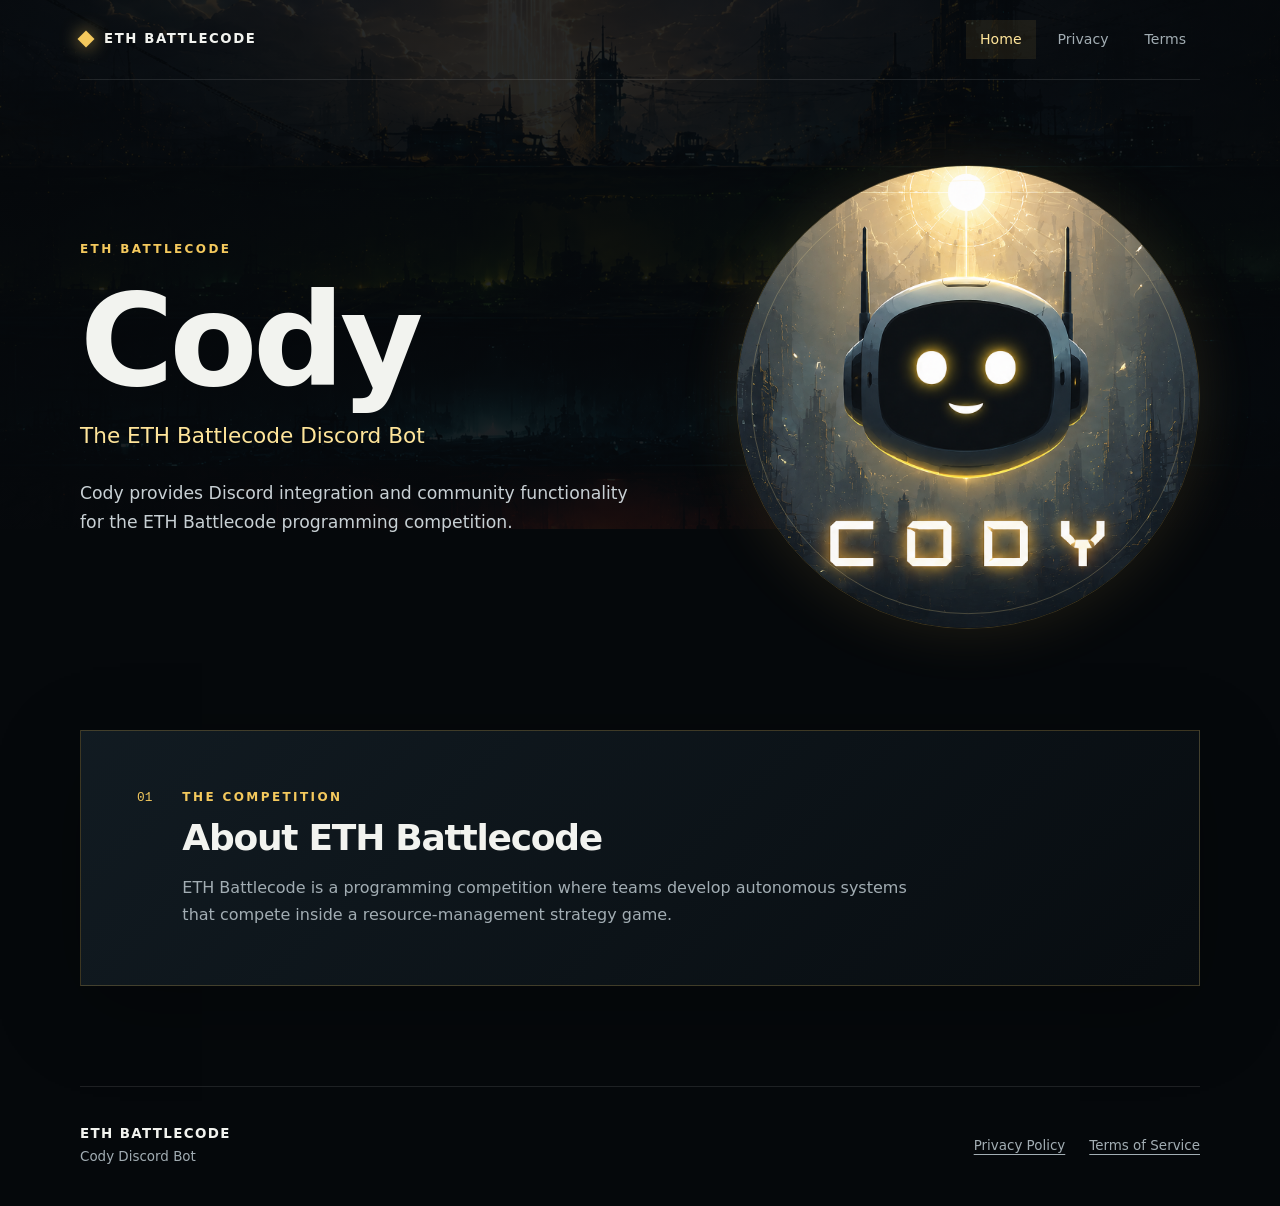
<file: docs/index.html>
<!doctype html>
<html lang="en">
<head>
  <meta charset="utf-8">
  <meta name="viewport" content="width=device-width, initial-scale=1">
  <meta name="description" content="Cody, the ETH Battlecode Discord bot.">
  <title>ETH Battlecode | Cody</title>
  <link rel="stylesheet" href="style.css">
</head>
<body>
  <header class="site-header">
    <a class="brand" href="index.html" aria-label="ETH Battlecode home">
      <span class="brand-mark" aria-hidden="true"></span>
      <span>ETH Battlecode</span>
    </a>
    <nav aria-label="Main navigation">
      <a class="active" href="index.html" aria-current="page">Home</a>
      <a href="privacy.html">Privacy</a>
      <a href="terms.html">Terms</a>
    </nav>
  </header>

  <main>
    <section class="hero">
      <div class="hero-content">
        <p class="eyebrow">ETH Battlecode</p>
        <h1>Cody</h1>
        <p class="subtitle">The ETH Battlecode Discord Bot</p>
        <p class="intro">Cody provides Discord integration and community functionality for the ETH Battlecode programming competition.</p>
      </div>
      <div class="cody-frame">
        <img src="assets/cody-icon.png" alt="Cody, the ETH Battlecode robot mascot" width="1254" height="1254">
      </div>
    </section>

    <section class="about panel" aria-labelledby="about-title">
      <div class="section-number" aria-hidden="true">01</div>
      <div>
        <p class="eyebrow">The competition</p>
        <h2 id="about-title">About ETH Battlecode</h2>
        <p>ETH Battlecode is a programming competition where teams develop autonomous systems that compete inside a resource-management strategy game.</p>
      </div>
    </section>
  </main>

  <footer>
    <div><strong>ETH Battlecode</strong><span>Cody Discord Bot</span></div>
    <div class="footer-links"><a href="privacy.html">Privacy Policy</a><a href="terms.html">Terms of Service</a></div>
  </footer>
</body>
</html>
</file>
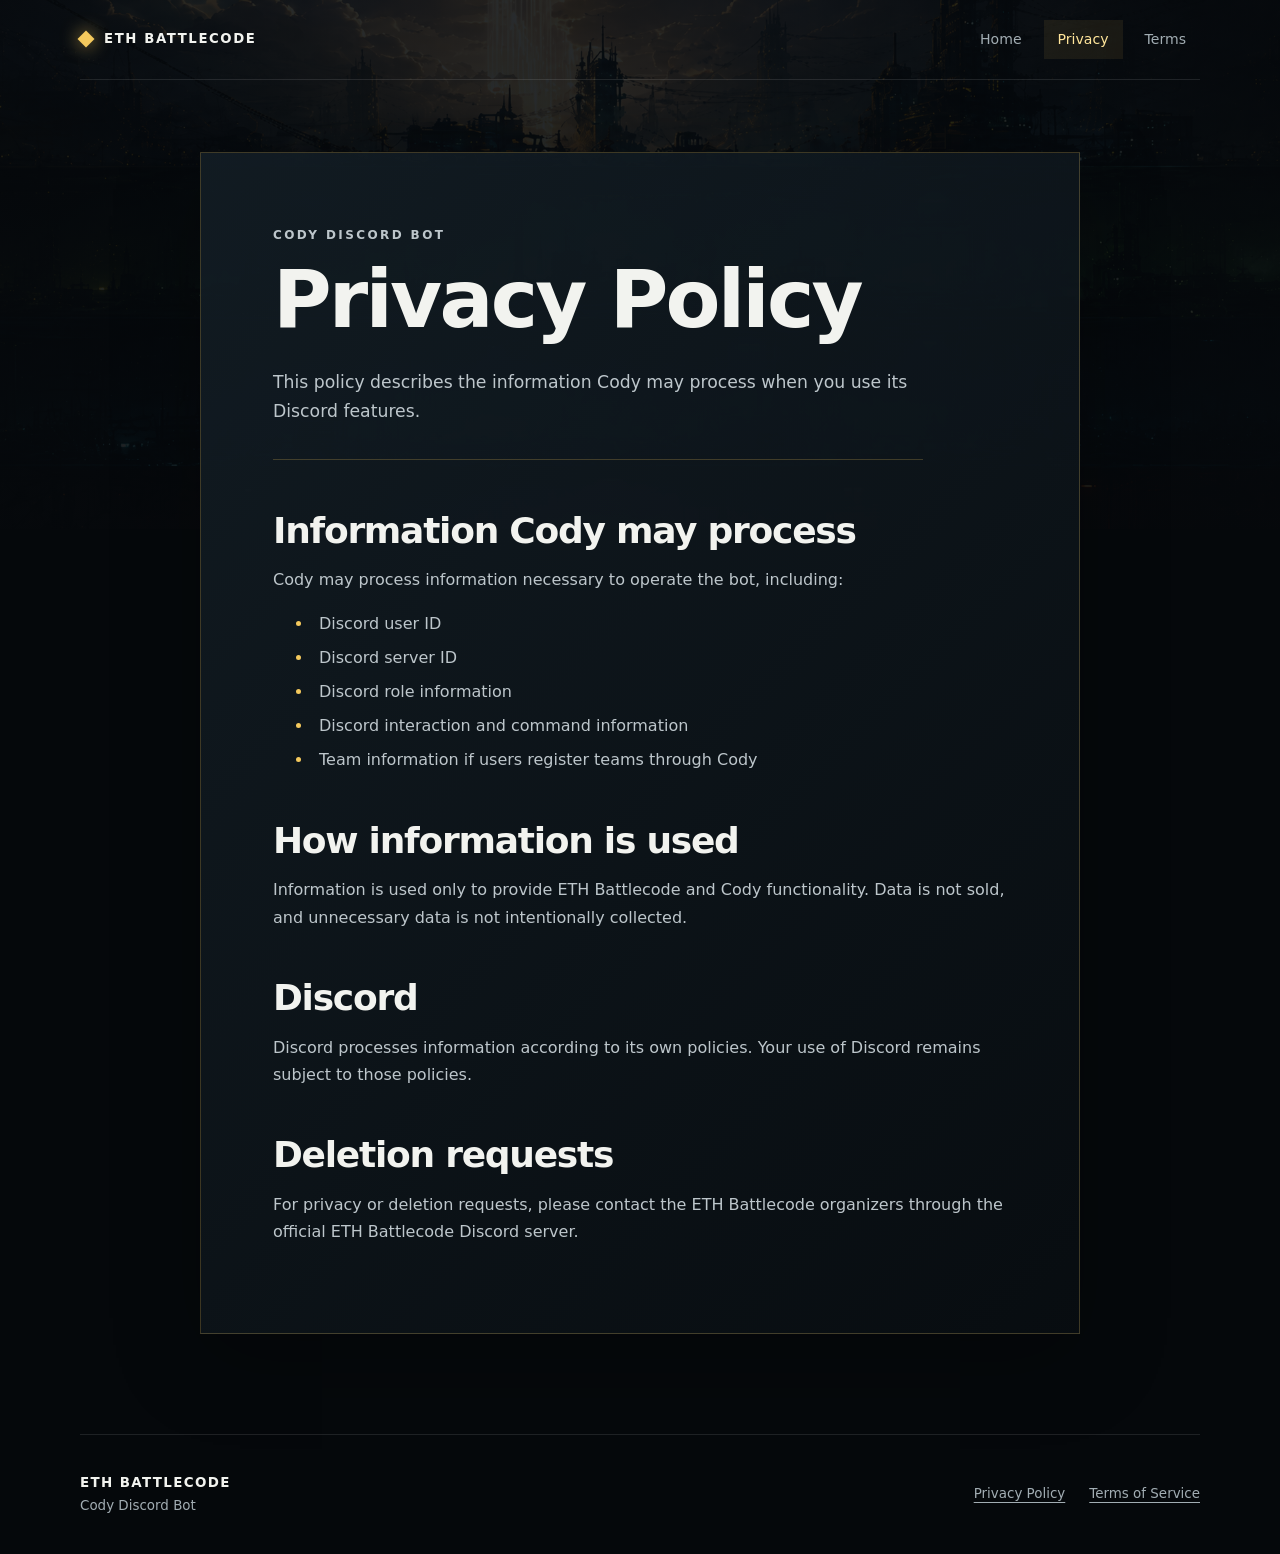
<file: docs/privacy.html>
<!doctype html>
<html lang="en">
<head>
  <meta charset="utf-8">
  <meta name="viewport" content="width=device-width, initial-scale=1">
  <meta name="description" content="Privacy Policy for Cody, the ETH Battlecode Discord bot.">
  <title>Privacy Policy | Cody</title>
  <link rel="stylesheet" href="style.css">
</head>
<body>
  <header class="site-header">
    <a class="brand" href="index.html" aria-label="ETH Battlecode home"><span class="brand-mark" aria-hidden="true"></span><span>ETH Battlecode</span></a>
    <nav aria-label="Main navigation"><a href="index.html">Home</a><a class="active" href="privacy.html" aria-current="page">Privacy</a><a href="terms.html">Terms</a></nav>
  </header>

  <main class="document-wrap">
    <article class="document panel">
      <p class="eyebrow">Cody Discord Bot</p>
      <h1>Privacy Policy</h1>
      <p class="lead">This policy describes the information Cody may process when you use its Discord features.</p>

      <h2>Information Cody may process</h2>
      <p>Cody may process information necessary to operate the bot, including:</p>
      <ul>
        <li>Discord user ID</li>
        <li>Discord server ID</li>
        <li>Discord role information</li>
        <li>Discord interaction and command information</li>
        <li>Team information if users register teams through Cody</li>
      </ul>

      <h2>How information is used</h2>
      <p>Information is used only to provide ETH Battlecode and Cody functionality. Data is not sold, and unnecessary data is not intentionally collected.</p>

      <h2>Discord</h2>
      <p>Discord processes information according to its own policies. Your use of Discord remains subject to those policies.</p>

      <h2>Deletion requests</h2>
      <p>For privacy or deletion requests, please contact the ETH Battlecode organizers through the official ETH Battlecode Discord server.</p>
    </article>
  </main>

  <footer>
    <div><strong>ETH Battlecode</strong><span>Cody Discord Bot</span></div>
    <div class="footer-links"><a href="privacy.html">Privacy Policy</a><a href="terms.html">Terms of Service</a></div>
  </footer>
</body>
</html>
</file>
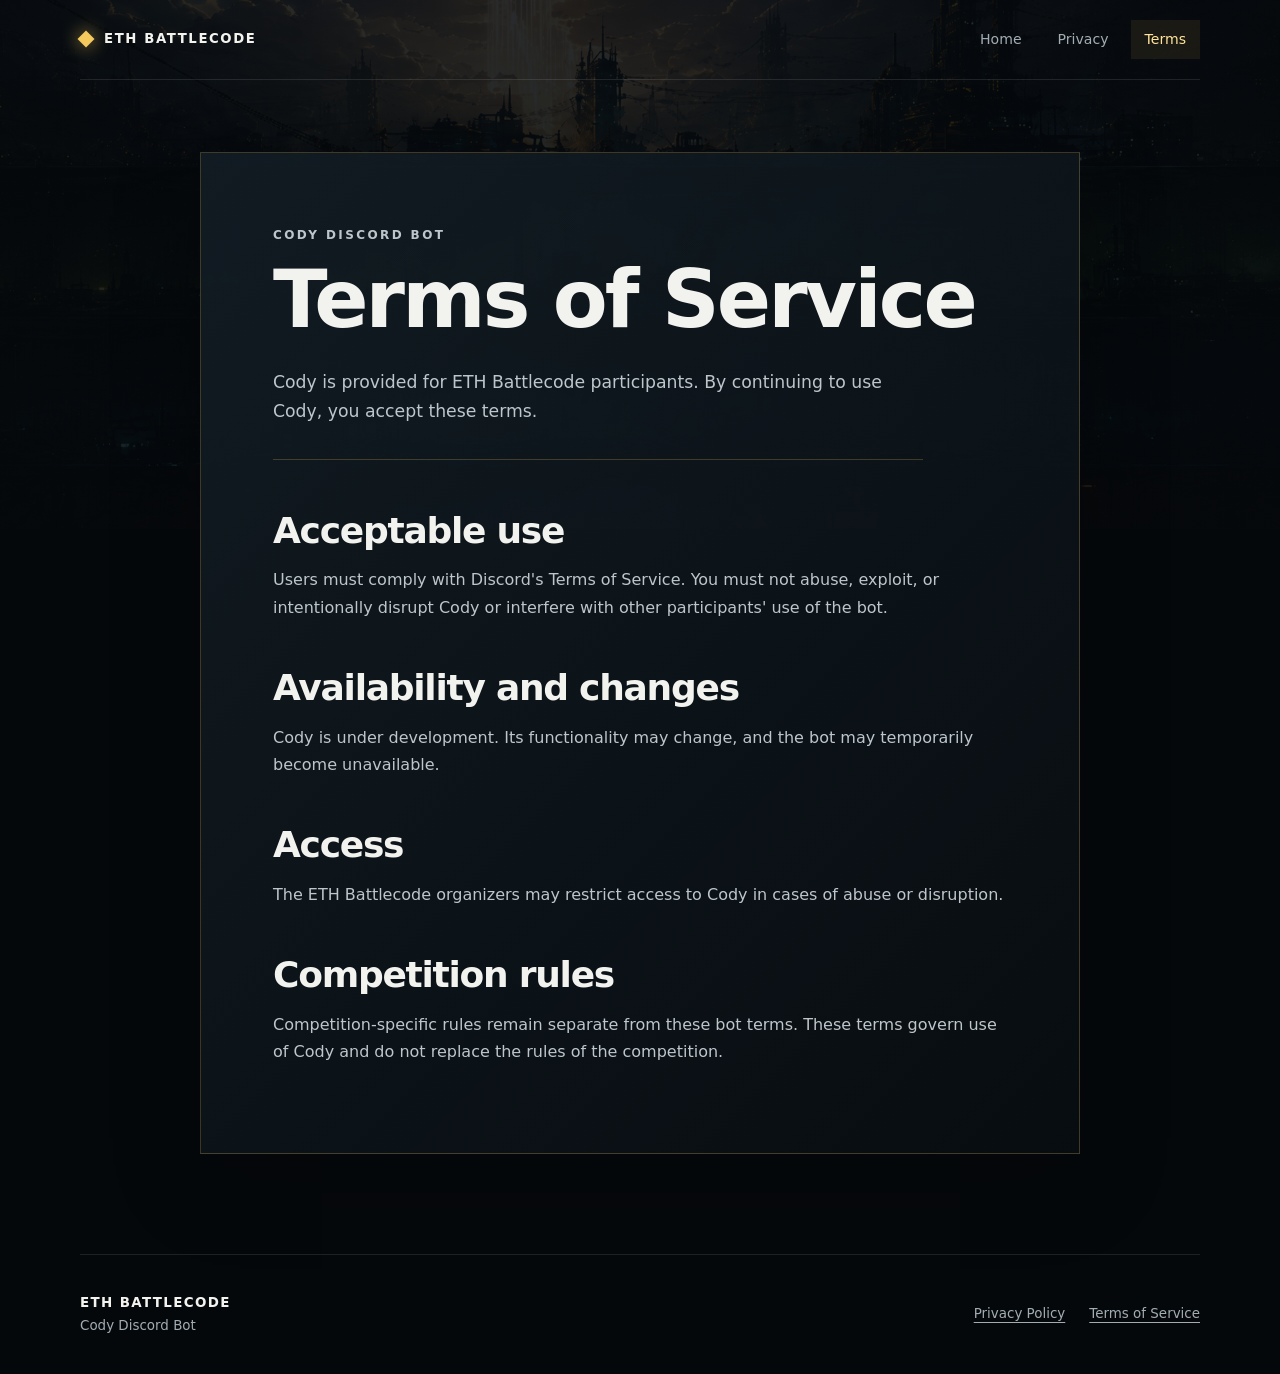
<file: docs/terms.html>
<!doctype html>
<html lang="en">
<head>
  <meta charset="utf-8">
  <meta name="viewport" content="width=device-width, initial-scale=1">
  <meta name="description" content="Terms of Service for Cody, the ETH Battlecode Discord bot.">
  <title>Terms of Service | Cody</title>
  <link rel="stylesheet" href="style.css">
</head>
<body>
  <header class="site-header">
    <a class="brand" href="index.html" aria-label="ETH Battlecode home"><span class="brand-mark" aria-hidden="true"></span><span>ETH Battlecode</span></a>
    <nav aria-label="Main navigation"><a href="index.html">Home</a><a href="privacy.html">Privacy</a><a class="active" href="terms.html" aria-current="page">Terms</a></nav>
  </header>

  <main class="document-wrap">
    <article class="document panel">
      <p class="eyebrow">Cody Discord Bot</p>
      <h1>Terms of Service</h1>
      <p class="lead">Cody is provided for ETH Battlecode participants. By continuing to use Cody, you accept these terms.</p>

      <h2>Acceptable use</h2>
      <p>Users must comply with Discord's Terms of Service. You must not abuse, exploit, or intentionally disrupt Cody or interfere with other participants' use of the bot.</p>

      <h2>Availability and changes</h2>
      <p>Cody is under development. Its functionality may change, and the bot may temporarily become unavailable.</p>

      <h2>Access</h2>
      <p>The ETH Battlecode organizers may restrict access to Cody in cases of abuse or disruption.</p>

      <h2>Competition rules</h2>
      <p>Competition-specific rules remain separate from these bot terms. These terms govern use of Cody and do not replace the rules of the competition.</p>
    </article>
  </main>

  <footer>
    <div><strong>ETH Battlecode</strong><span>Cody Discord Bot</span></div>
    <div class="footer-links"><a href="privacy.html">Privacy Policy</a><a href="terms.html">Terms of Service</a></div>
  </footer>
</body>
</html>
</file>
<file: docs/style.css>
:root {
  --background: #05080b;
  --surface: #0d141a;
  --surface-raised: #121c23;
  --text: #f2f3ef;
  --muted: #a2adb3;
  --accent: #f4c95d;
  --accent-bright: #ffe59a;
  --border: rgba(244, 201, 93, 0.22);
  --content: 1120px;
}

* { box-sizing: border-box; }

html { color-scheme: dark; scroll-behavior: smooth; }

body {
  min-height: 100vh;
  margin: 0;
  display: flex;
  flex-direction: column;
  color: var(--text);
  background:
    linear-gradient(rgba(5, 8, 11, 0.86), rgba(5, 8, 11, 0.97)),
    url("assets/cody-banner.png") top center / max(1500px, 100vw) auto no-repeat,
    var(--background);
  font-family: Inter, ui-sans-serif, system-ui, -apple-system, BlinkMacSystemFont, "Segoe UI", sans-serif;
  line-height: 1.7;
}

a { color: inherit; }

.site-header,
main,
footer {
  width: min(calc(100% - 40px), var(--content));
  margin-inline: auto;
}

.site-header {
  min-height: 80px;
  display: flex;
  align-items: center;
  justify-content: space-between;
  gap: 24px;
  border-bottom: 1px solid rgba(255, 255, 255, 0.1);
}

.brand {
  display: inline-flex;
  align-items: center;
  gap: 12px;
  color: var(--text);
  font-size: 0.83rem;
  font-weight: 750;
  letter-spacing: 0.12em;
  text-decoration: none;
  text-transform: uppercase;
}

.brand-mark {
  width: 12px;
  height: 12px;
  background: var(--accent);
  box-shadow: 0 0 18px rgba(244, 201, 93, 0.8);
  transform: rotate(45deg);
}

nav { display: flex; gap: 8px; }

nav a {
  padding: 8px 14px;
  color: var(--muted);
  font-size: 0.88rem;
  text-decoration: none;
  transition: color 160ms ease, background 160ms ease;
}

nav a:hover,
nav a:focus-visible,
nav a.active {
  color: var(--accent-bright);
  background: rgba(244, 201, 93, 0.08);
}

main { flex: 1; }

.hero {
  min-height: 650px;
  display: grid;
  grid-template-columns: 1.1fr 0.9fr;
  align-items: center;
  gap: clamp(32px, 7vw, 96px);
  padding: 72px 0 88px;
}

.eyebrow {
  margin: 0 0 12px;
  color: var(--accent);
  font-size: 0.75rem;
  font-weight: 800;
  letter-spacing: 0.2em;
  text-transform: uppercase;
}

h1, h2 { line-height: 1.08; letter-spacing: -0.035em; }

h1 {
  margin: 0;
  font-size: clamp(4rem, 11vw, 8rem);
}

.subtitle {
  margin: 8px 0 24px;
  color: var(--accent-bright);
  font-size: clamp(1.05rem, 2vw, 1.35rem);
}

.intro, .lead {
  max-width: 650px;
  color: #c8d0d4;
  font-size: 1.08rem;
}

.cody-frame {
  position: relative;
  aspect-ratio: 1;
  border: 1px solid var(--border);
  border-radius: 50%;
  box-shadow: 0 0 60px rgba(244, 201, 93, 0.12);
  overflow: hidden;
}

.cody-frame::after {
  position: absolute;
  inset: 0;
  border: 1px solid rgba(255, 229, 154, 0.24);
  border-radius: inherit;
  content: "";
  transform: scale(0.94);
}

.cody-frame img { width: 100%; height: 100%; display: block; object-fit: cover; }

.panel {
  border: 1px solid var(--border);
  background: linear-gradient(135deg, rgba(18, 28, 35, 0.96), rgba(8, 13, 17, 0.96));
  box-shadow: 0 24px 80px rgba(0, 0, 0, 0.28);
}

.about {
  display: grid;
  grid-template-columns: auto 1fr;
  gap: 30px;
  margin-bottom: 100px;
  padding: clamp(28px, 5vw, 56px);
}

.about h2, .document h2 { margin: 0 0 14px; font-size: clamp(1.6rem, 3vw, 2.25rem); }
.about p:last-child { max-width: 760px; margin-bottom: 0; color: var(--muted); }
.section-number { color: var(--accent); font-family: ui-monospace, monospace; font-size: 0.8rem; }

.document-wrap { width: min(calc(100% - 40px), 880px); padding: 72px 0 100px; }
.document { padding: clamp(28px, 7vw, 72px); }
.document h1 { margin-bottom: 24px; font-size: clamp(2.5rem, 8vw, 5rem); }
.document h2 { margin-top: 48px; }
.document p, .document li { color: #bdc6cb; }
.document .lead { margin-bottom: 52px; padding-bottom: 32px; border-bottom: 1px solid var(--border); }
.document li { margin: 7px 0; padding-left: 6px; }
.document li::marker { color: var(--accent); }

footer {
  min-height: 120px;
  display: flex;
  align-items: center;
  justify-content: space-between;
  gap: 28px;
  border-top: 1px solid rgba(255, 255, 255, 0.1);
  color: var(--muted);
  font-size: 0.84rem;
}

footer strong, footer span { display: block; }
footer strong { color: var(--text); text-transform: uppercase; letter-spacing: 0.1em; }
.footer-links { display: flex; gap: 24px; }
.footer-links a { text-underline-offset: 4px; }
.footer-links a:hover, .footer-links a:focus-visible { color: var(--accent-bright); }

@media (max-width: 720px) {
  .site-header { min-height: 104px; flex-direction: column; justify-content: center; gap: 8px; }
  nav a { padding: 5px 10px; }
  .hero { min-height: auto; grid-template-columns: 1fr; padding: 64px 0 72px; }
  .hero-content { text-align: center; }
  .intro { margin-inline: auto; }
  .cody-frame { width: min(78vw, 380px); margin-inline: auto; grid-row: 1; }
  .about { grid-template-columns: 1fr; gap: 10px; margin-bottom: 64px; }
  .document-wrap { padding: 48px 0 64px; }
  footer { padding: 28px 0; flex-direction: column; align-items: flex-start; }
}

@media (prefers-reduced-motion: reduce) {
  html { scroll-behavior: auto; }
  * { transition-duration: 0.01ms !important; }
}
</file>
